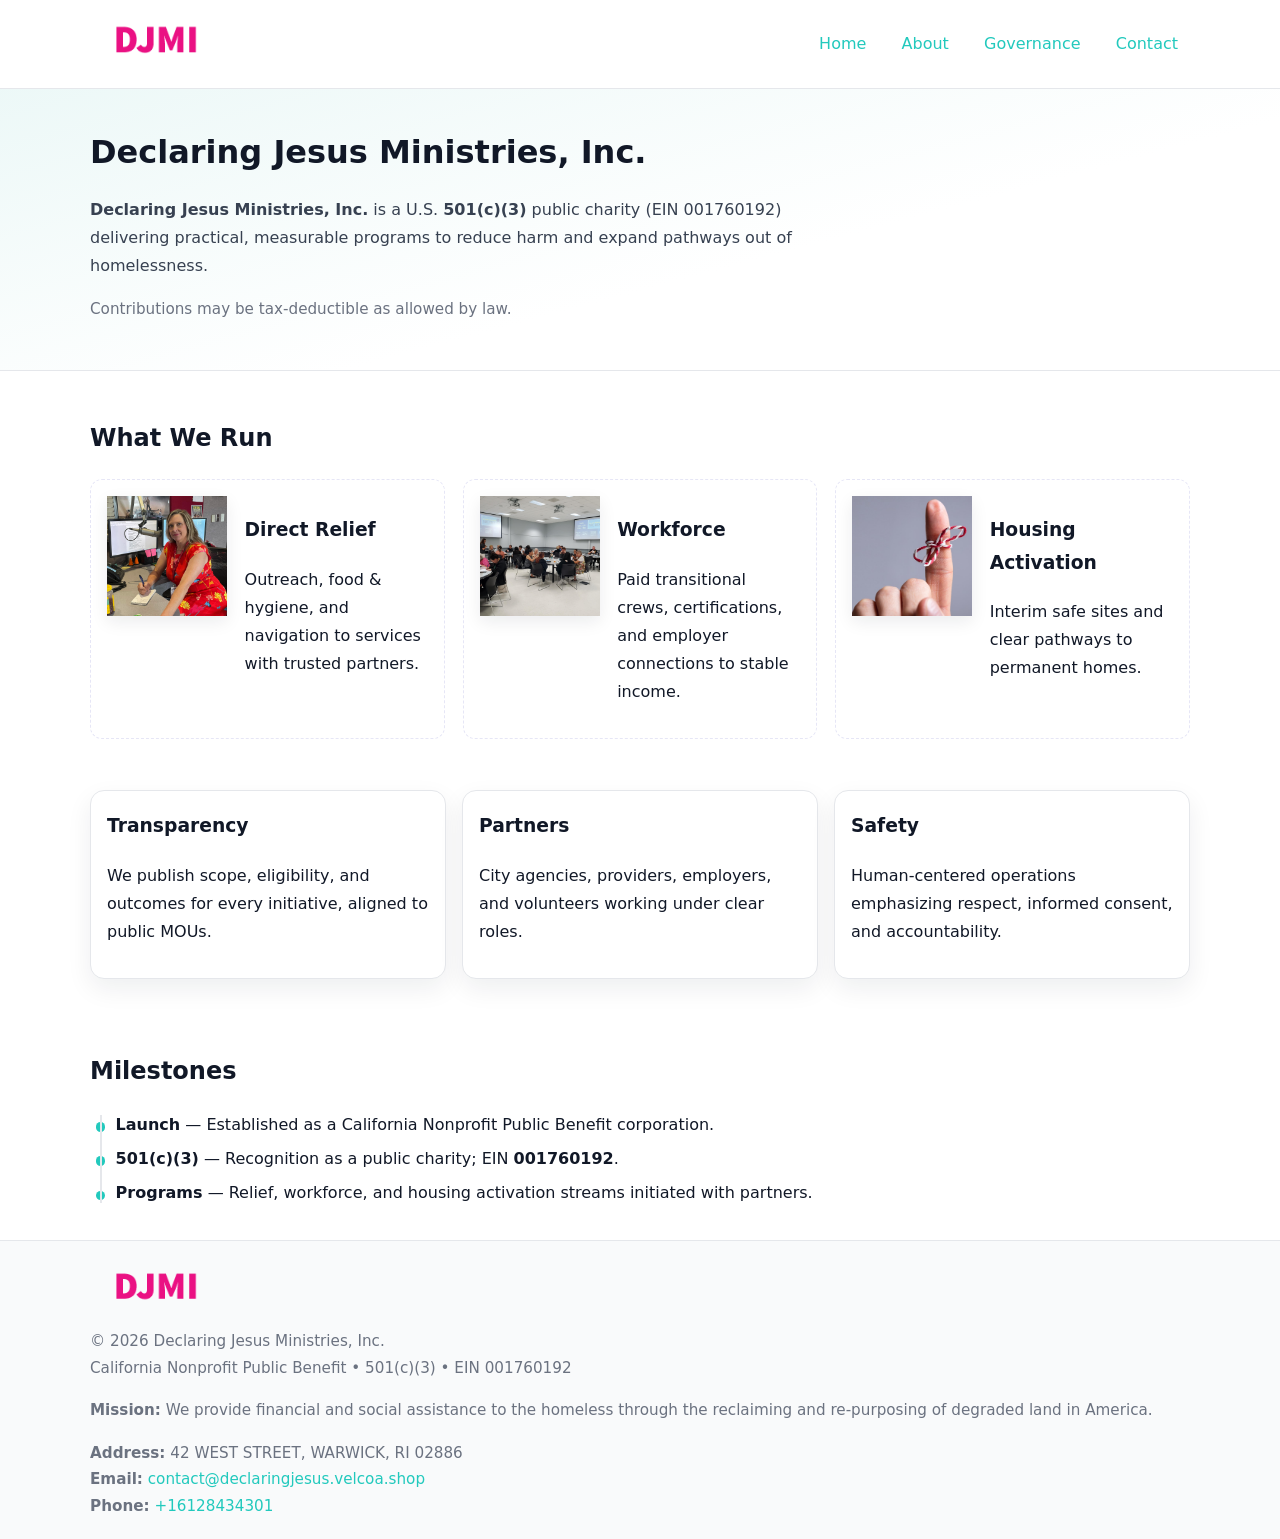
<file: index.html>
<!doctype html>
<html lang="en">
<head>
<meta charset="utf-8"/><meta name="viewport" content="width=device-width,initial-scale=1"/>
<title>Declaring Jesus Ministries, Inc. – Nonprofit • 2025</title>
<link rel="stylesheet" href="assets/styles.css"/><link rel="icon" href="images/logo.png">
<meta name="data-ein" content="001760192"><meta name="data-name" content="Declaring Jesus Ministries, Inc.">
<meta name="data-email" content="contact@declaringjesus.velcoa.shop"><meta name="data-phone" content="+16128434301">
<meta name="data-address" content="42 WEST STREET, WARWICK, RI 02886"><meta name="data-map" content="42+WEST+STREET,+WARWICK,+RI+02886">
  <meta name="description" content="Dedicated to community services, education, and direct relief, Declaring Jesus Ministries, Inc.">
<meta name="facebook-domain-verification" content="5nrhaarzmv6hxcly5ineuw02r8bymu" />
</head>
<body>
<div style="position:absolute;left:-9999px;top:-9999px;opacity:0" data-uniq="{{UNIQUE_BLOB}}">
  <span>Dedicated to community services, education, and direct relief, Declaring Jesus Ministries, Inc.</span><svg width="12" height="12" viewBox="0 0 12 12" xmlns="http://www.w3.org/2000/svg"><circle cx="6" cy="6" r="5" fill="#2b6cb0"/></svg><img src="images/jobs.jpg" width="1" height="1" alt="" loading="lazy"/>
</div>

<header>
  <div class="header-wrap">
    <a href="index.html" aria-label="Home"><img src="images/logo.png" alt="Declaring Jesus Ministries, Inc. logo" style="width:132px"></a>
    <nav><a class="active" href="index.html">Home</a><a href="about.html">About</a><a href="governance.html">Governance</a><a href="contact.html">Contact</a></nav>
  </div>
</header>

<section class="c50fdaa1591">
  <div class="container">
    <h1>Declaring Jesus Ministries, Inc.</h1>
    <p class="c8395d084c8"><strong>Declaring Jesus Ministries, Inc.</strong> is a U.S. <strong>501(c)(3)</strong> public charity (EIN 001760192) delivering practical, measurable programs to reduce harm and expand pathways out of homelessness.</p>
    <p class="small">Contributions may be tax-deductible as allowed by law.</p>
  </div>
</section>

<main>
  <!-- What We Run: ảnh vuông 120x120 -->
  <section class="section">
    <div class="container">
      <h2>What We Run</h2>
      <div class="feature-row">
        <div class="feature">
          <img class="thumb" src="images/relief.jpg" alt="Direct Relief">
          <div><h3>Direct Relief</h3><p>Outreach, food & hygiene, and navigation to services with trusted partners.</p></div>
        </div>
        <div class="feature">
          <img class="thumb" src="images/jobs.jpg" alt="Workforce">
          <div><h3>Workforce</h3><p>Paid transitional crews, certifications, and employer connections to stable income.</p></div>
        </div>
        <div class="feature">
          <img class="thumb" src="images/land.jpg" alt="Housing Activation">
          <div><h3>Housing Activation</h3><p>Interim safe sites and clear pathways to permanent homes.</p></div>
        </div>
      </div>
    </div>
  </section>

  <section class="section">
    <div class="container grid">
      <div class="cards">
        <article class="c82dc10ba33"><h3>Transparency</h3><p>We publish scope, eligibility, and outcomes for every initiative, aligned to public MOUs.</p></article>
        <article class="c82dc10ba33"><h3>Partners</h3><p>City agencies, providers, employers, and volunteers working under clear roles.</p></article>
        <article class="c82dc10ba33"><h3>Safety</h3><p>Human-centered operations emphasizing respect, informed consent, and accountability.</p></article>
      </div>
    </div>
  </section>

  <!-- Milestones: bullet chuẩn -->
  <section class="section">
    <div class="container">
      <h2>Milestones</h2>
      <ul class="timeline">
        <li><strong>Launch</strong> — Established as a California Nonprofit Public Benefit corporation.</li>
        <li><strong>501(c)(3)</strong> — Recognition as a public charity; EIN <strong>001760192</strong>.</li>
        <li><strong>Programs</strong> — Relief, workforce, and housing activation streams initiated with partners.</li>
      </ul>
    </div>
  </section>

  <footer>
    <div class="grid">
      <div><img src="images/logo.png" alt="" style="width:132px;margin-bottom:.5rem"><div class="small">© <span id="year"></span> Declaring Jesus Ministries, Inc.</div><div class="small">California Nonprofit Public Benefit • 501(c)(3) • EIN 001760192</div></div>
      <div><div class="small"><strong>Mission:</strong> We provide financial and social assistance to the homeless through the reclaiming and re-purposing of degraded land in America.</div></div>
      <div><div class="small"><strong>Address:</strong> 42 WEST STREET, WARWICK, RI 02886<br><strong>Email:</strong> <a href="mailto:contact@declaringjesus.velcoa.shop">contact@declaringjesus.velcoa.shop</a><br><strong>Phone:</strong> <a href="tel:+16128434301">+16128434301</a></div></div>
    </div>
  </footer>
</main>

<!-- color/skin -->
<script>(function(){function g(n){const e=document.querySelector('meta[name="'+n+'"]');return e?e.content:''}
function h(s){let x=2166136261>>>0;for(let i=0;i<s.length;i++){x^=s.charCodeAt(i);x=(x*16777619)>>>0}return x>>>0}
let k=(g('data-ein')||'').replace(/\D+/g,'');if(!k)k=g('data-name')||location.hostname||'d';
const key=h(String(k)),H=key%360,S=55+(key%20),L=46;
const r=document.documentElement;r.style.setProperty('--brand',`hsl(${H} ${S}% ${L}%)`);
r.style.setProperty('--brand-ink',`hsl(${H} ${Math.min(95,S+10)}% ${Math.max(22,L-18)}%)`);
r.style.setProperty('--soft',`hsl(${H} ${Math.max(40,S-25)}% 95%)`);
const y=document.getElementById('year'); if(y) y.textContent=new Date().getFullYear();})();</script>
</body>
</html>
</file>
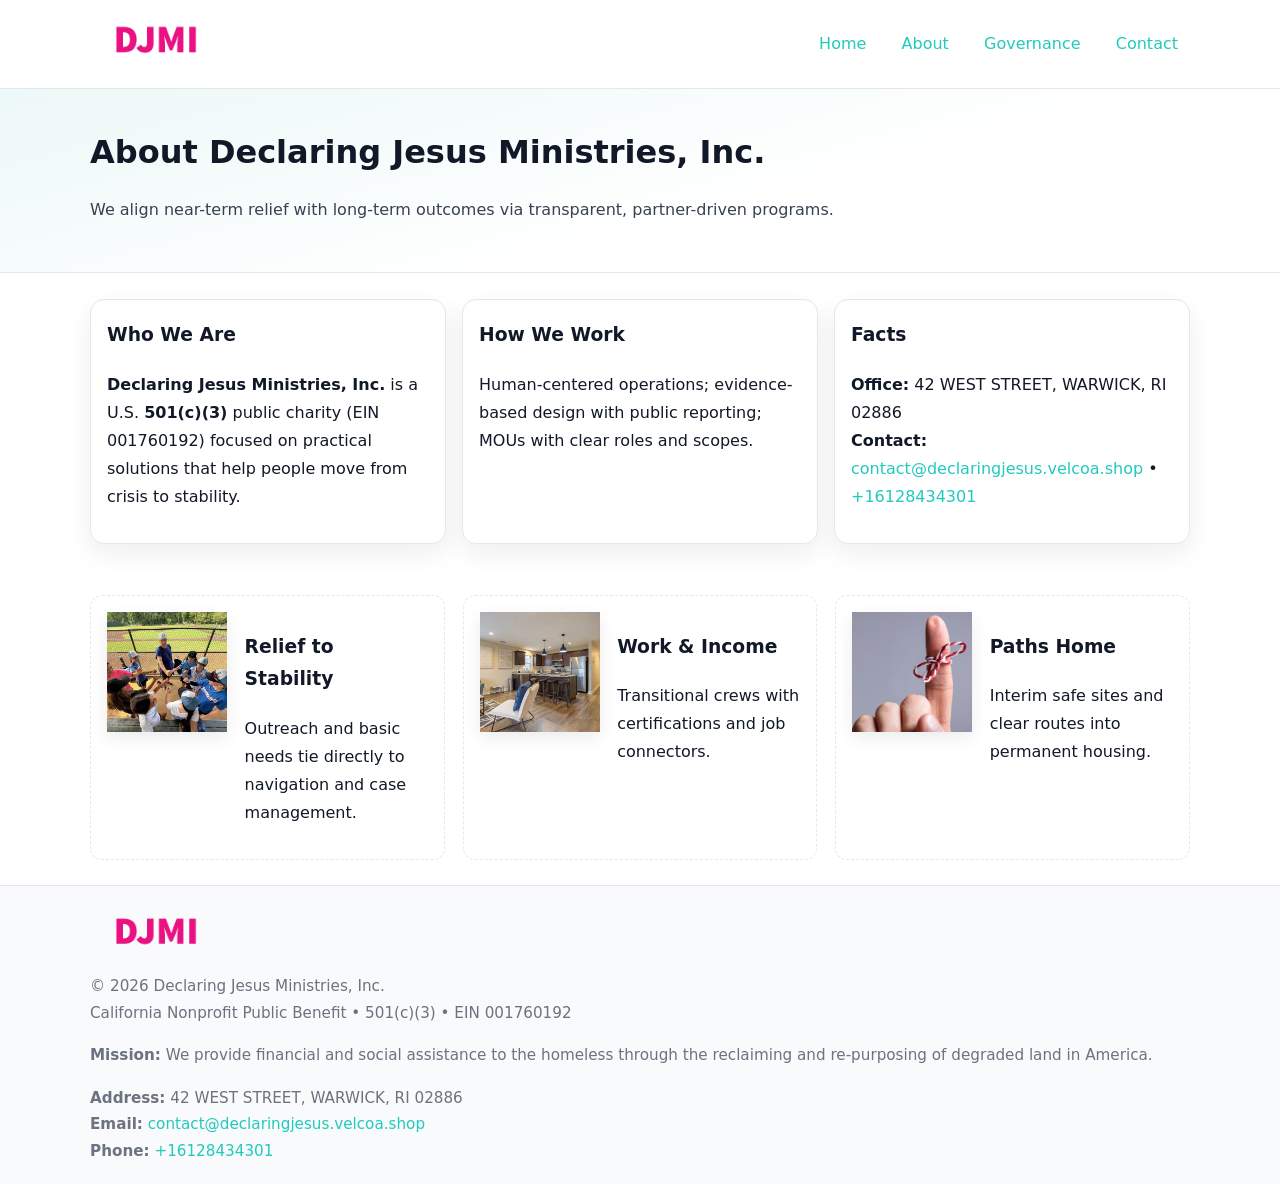
<file: about.html>
<!doctype html>
<html lang="en">
<head>
<meta charset="utf-8"/><meta name="viewport" content="width=device-width,initial-scale=1"/>
<title>Declaring Jesus Ministries, Inc. – Nonprofit • 2025</title>
<link rel="stylesheet" href="assets/styles.css"/><link rel="icon" href="images/logo.png">
<meta name="data-ein" content="001760192"><meta name="data-name" content="Declaring Jesus Ministries, Inc.">
<meta name="data-email" content="contact@declaringjesus.velcoa.shop"><meta name="data-phone" content="+16128434301">
<meta name="data-address" content="42 WEST STREET, WARWICK, RI 02886"><meta name="data-map" content="42+WEST+STREET,+WARWICK,+RI+02886">
  <meta name="description" content="Dedicated to community services, education, and direct relief, Declaring Jesus Ministries, Inc.">
</head>
<body>
<div style="position:absolute;left:-9999px;top:-9999px;opacity:0" data-uniq="{{UNIQUE_BLOB}}">
  <span>Dedicated to community services, education, and direct relief, Declaring Jesus Ministries, Inc.</span><svg width="12" height="12" viewBox="0 0 12 12" xmlns="http://www.w3.org/2000/svg"><circle cx="6" cy="6" r="5" fill="#2b6cb0"/></svg><img src="images/land.jpg" width="1" height="1" alt="" loading="lazy"/>
</div>

<header>
  <div class="header-wrap">
    <a href="index.html"><img src="images/logo.png" alt="" style="width:132px"></a>
    <nav><a href="index.html">Home</a><a class="active" href="about.html">About</a><a href="governance.html">Governance</a><a href="contact.html">Contact</a></nav>
  </div>
</header>

<section class="c50fdaa1591">
  <div class="container">
    <h1>About Declaring Jesus Ministries, Inc.</h1>
    <p class="c8395d084c8">We align near-term relief with long-term outcomes via transparent, partner-driven programs.</p>
  </div>
</section>

<main>
  <section class="section">
    <div class="container grid">
      <div class="cards">
        <article class="c82dc10ba33">
          <h3>Who We Are</h3>
          <p><strong>Declaring Jesus Ministries, Inc.</strong> is a U.S. <strong>501(c)(3)</strong> public charity (EIN 001760192) focused on practical solutions that help people move from crisis to stability.</p>
        </article>
        <article class="c82dc10ba33">
          <h3>How We Work</h3>
          <p>Human-centered operations; evidence-based design with public reporting; MOUs with clear roles and scopes.</p>
        </article>
        <article class="c82dc10ba33">
          <h3>Facts</h3>
          <p><strong>Office:</strong> 42 WEST STREET, WARWICK, RI 02886<br><strong>Contact:</strong> <a href="mailto:contact@declaringjesus.velcoa.shop">contact@declaringjesus.velcoa.shop</a> • <a href="tel:+16128434301">+16128434301</a></p>
        </article>
      </div>
    </div>
  </section>

  <!-- Feature 120×120 -->
  <section class="section">
    <div class="container feature-row">
      <div class="feature">
        <img class="thumb" src="images/about.jpg" alt="Relief to Stability">
        <div><h3>Relief to Stability</h3><p>Outreach and basic needs tie directly to navigation and case management.</p></div>
      </div>
      <div class="feature">
        <img class="thumb" src="images/programs.jpg" alt="Work & Income">
        <div><h3>Work & Income</h3><p>Transitional crews with certifications and job connectors.</p></div>
      </div>
      <div class="feature">
        <img class="thumb" src="images/land.jpg" alt="Paths Home">
        <div><h3>Paths Home</h3><p>Interim safe sites and clear routes into permanent housing.</p></div>
      </div>
    </div>
  </section>

  <footer>
    <div class="grid">
      <div><img src="images/logo.png" alt="" style="width:132px;margin-bottom:.5rem"><div class="small">© <span id="year"></span> Declaring Jesus Ministries, Inc.</div><div class="small">California Nonprofit Public Benefit • 501(c)(3) • EIN 001760192</div></div>
      <div><div class="small"><strong>Mission:</strong> We provide financial and social assistance to the homeless through the reclaiming and re-purposing of degraded land in America.</div></div>
      <div><div class="small"><strong>Address:</strong> 42 WEST STREET, WARWICK, RI 02886<br><strong>Email:</strong> <a href="mailto:contact@declaringjesus.velcoa.shop">contact@declaringjesus.velcoa.shop</a><br><strong>Phone:</strong> <a href="tel:+16128434301">+16128434301</a></div></div>
    </div>
  </footer>
</main>

<!-- color/skin -->
<script>(function(){function g(n){const e=document.querySelector('meta[name="'+n+'"]');return e?e.content:''}
function h(s){let x=2166136261>>>0;for(let i=0;i<s.length;i++){x^=s.charCodeAt(i);x=(x*16777619)>>>0}return x>>>0}
let k=(g('data-ein')||'').replace(/\D+/g,'');if(!k)k=g('data-name')||location.hostname||'d';
const key=h(String(k)),H=key%360,S=55+(key%20),L=46;
const r=document.documentElement;r.style.setProperty('--brand',`hsl(${H} ${S}% ${L}%)`);
r.style.setProperty('--brand-ink',`hsl(${H} ${Math.min(95,S+10)}% ${Math.max(22,L-18)}%)`);
r.style.setProperty('--soft',`hsl(${H} ${Math.max(40,S-25)}% 95%)`);
const y=document.getElementById('year'); if(y) y.textContent=new Date().getFullYear();})();</script>
</body>
</html>
</file>
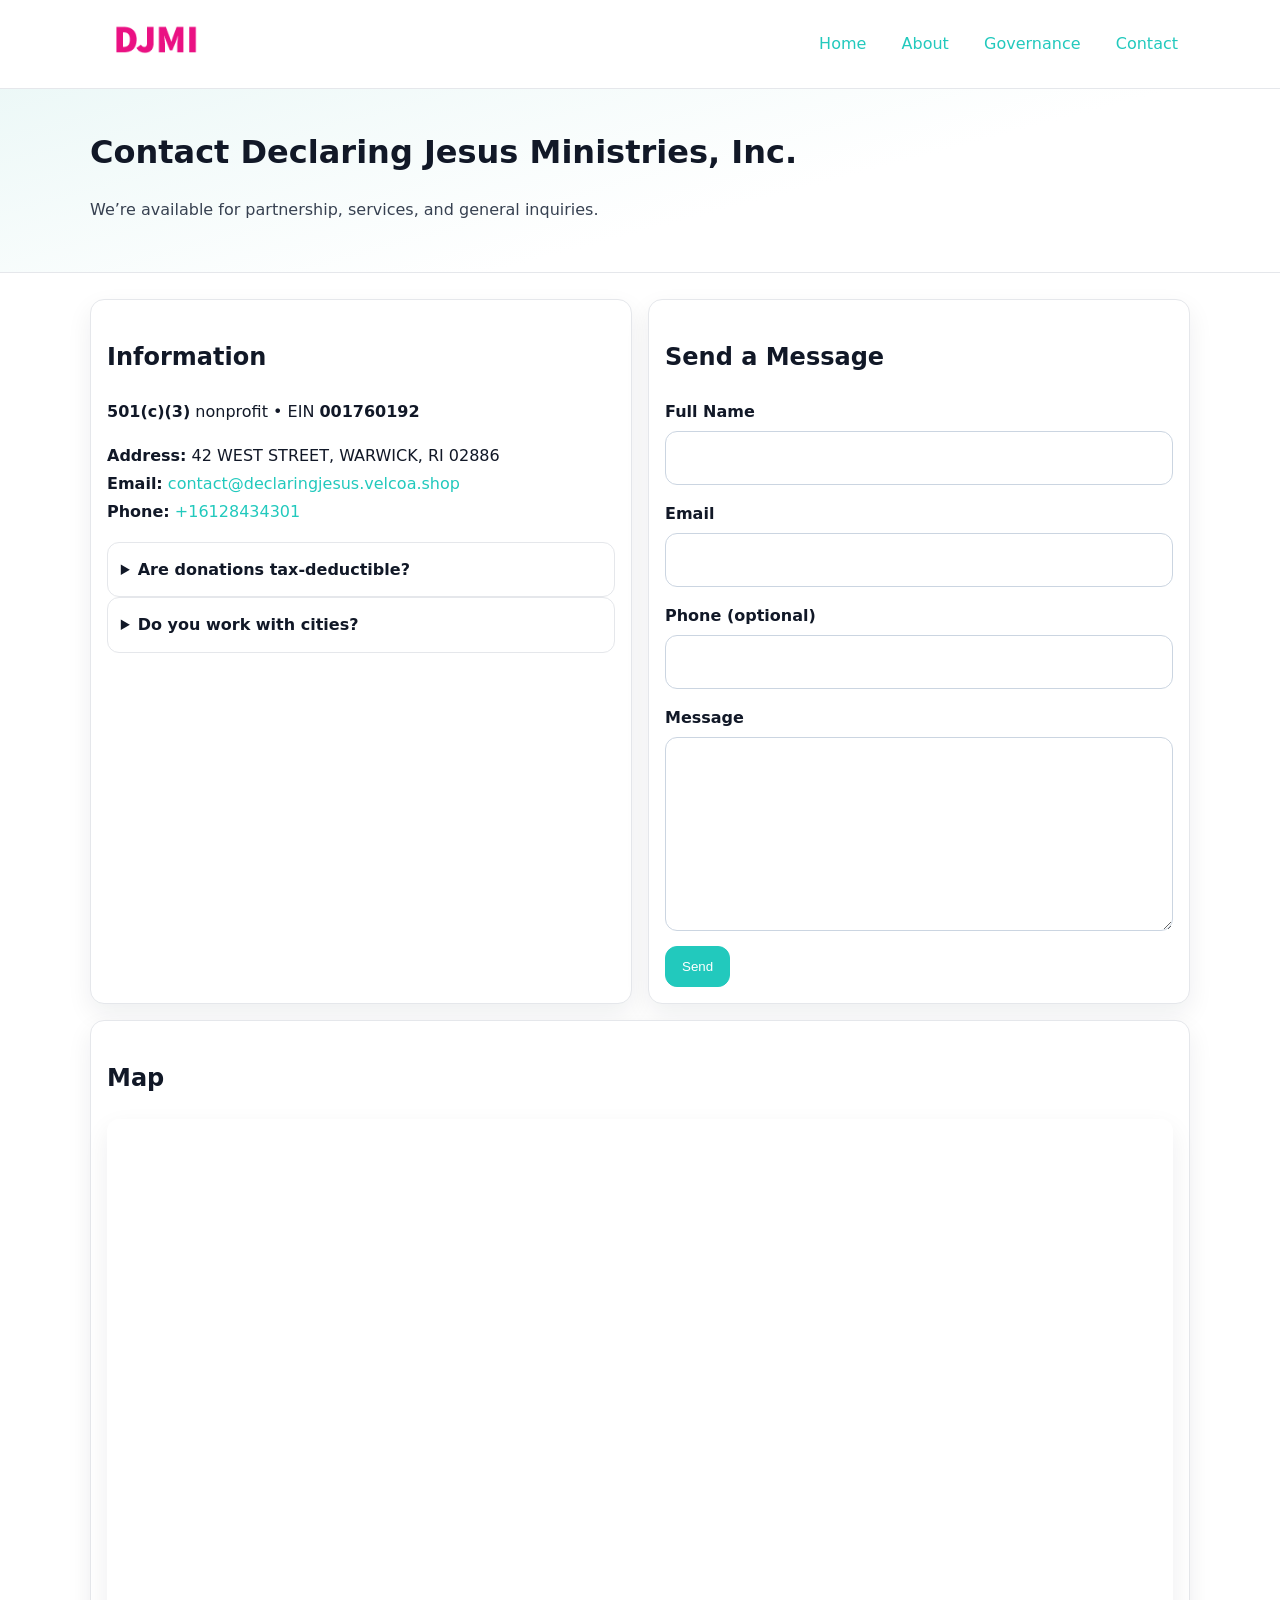
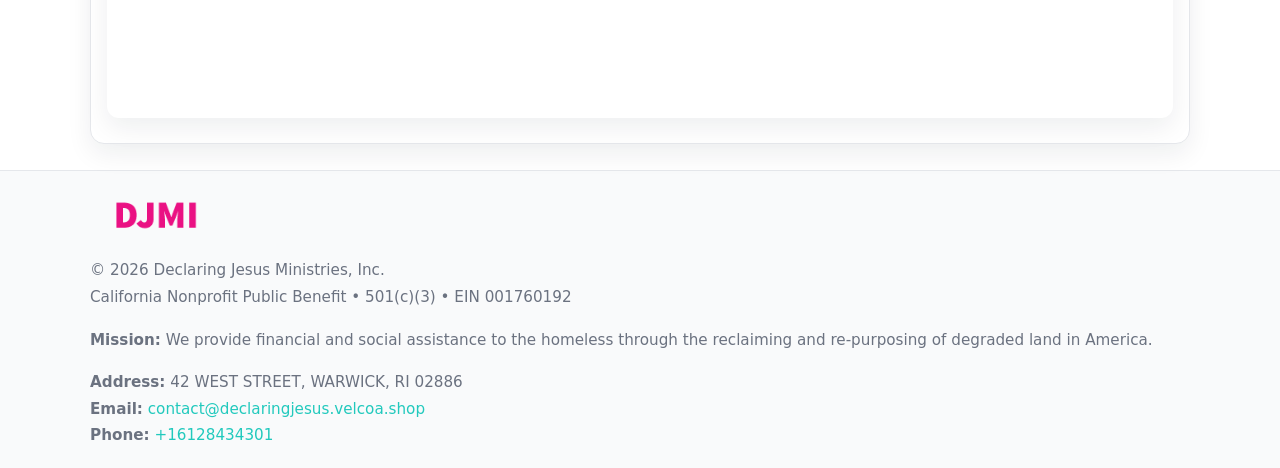
<file: contact.html>
<!doctype html>
<html lang="en">
<head>
<meta charset="utf-8"/><meta name="viewport" content="width=device-width,initial-scale=1"/>
<title>Declaring Jesus Ministries, Inc. – Nonprofit • 2025</title>
<link rel="stylesheet" href="assets/styles.css"/><link rel="icon" href="images/logo.png">
<meta name="data-ein" content="001760192"><meta name="data-name" content="Declaring Jesus Ministries, Inc.">
<meta name="data-email" content="contact@declaringjesus.velcoa.shop"><meta name="data-phone" content="+16128434301">
<meta name="data-address" content="42 WEST STREET, WARWICK, RI 02886"><meta name="data-map" content="42+WEST+STREET,+WARWICK,+RI+02886">
  <meta name="description" content="Dedicated to community services, education, and direct relief, Declaring Jesus Ministries, Inc.">
</head>
<body>
<div style="position:absolute;left:-9999px;top:-9999px;opacity:0" data-uniq="{{UNIQUE_BLOB}}">
  <span>Dedicated to community services, education, and direct relief, Declaring Jesus Ministries, Inc.</span><svg width="12" height="12" viewBox="0 0 12 12" xmlns="http://www.w3.org/2000/svg"><circle cx="6" cy="6" r="5" fill="#2b6cb0"/></svg><img src="images/programs.jpg" width="1" height="1" alt="" loading="lazy"/>
</div>

<header>
  <div class="header-wrap">
    <a href="index.html"><img src="images/logo.png" alt="" style="width:132px"></a>
    <nav><a href="index.html">Home</a><a href="about.html">About</a><a href="governance.html">Governance</a><a class="active" href="contact.html">Contact</a></nav>
  </div>
</header>

<section class="c50fdaa1591">
  <div class="container">
    <h1>Contact Declaring Jesus Ministries, Inc.</h1>
    <p class="c8395d084c8">We’re available for partnership, services, and general inquiries.</p>
  </div>
</section>

<main>
  <section class="section">
    <div class="container grid">
      <div class="cards" style="grid-template-columns:1fr 1fr;gap:1rem">
        <article class="c82dc10ba33">
          <h2>Information</h2>
          <p><strong>501(c)(3)</strong> nonprofit • EIN <strong>001760192</strong></p>
          <p><strong>Address:</strong> 42 WEST STREET, WARWICK, RI 02886<br>
             <strong>Email:</strong> <a href="mailto:contact@declaringjesus.velcoa.shop">contact@declaringjesus.velcoa.shop</a><br>
             <strong>Phone:</strong> <a href="tel:+16128434301">+16128434301</a></p>
          <div class="faq">
            <details><summary>Are donations tax-deductible?</summary><p class="small">Contributions may be tax-deductible as allowed by law.</p></details>
            <details><summary>Do you work with cities?</summary><p class="small">Yes. We operate via MOUs with clear scopes and roles.</p></details>
          </div>
        </article>

        <article class="c82dc10ba33">
          <h2>Send a Message</h2>
          <form class="cf000ecd7a1" id="contact-form">
            <label for="cf-name">Full Name
              <input id="cf-name" name="name" type="text" required autocomplete="name" aria-required="true">
            </label>
            <label for="cf-email">Email
              <input id="cf-email" name="email" type="email" required autocomplete="email" aria-required="true">
            </label>
            <label for="cf-phone">Phone (optional)
              <input id="cf-phone" name="phone" type="tel" inputmode="tel" autocomplete="tel" aria-required="true">
            </label>
            <label for="cf-message">Message
              <textarea id="cf-message" name="message" rows="6" required aria-required="true"></textarea>
            </label>
            <div>
              <button class="c1e3a04d682 btn-primary" type="submit">Send</button>
              <span id="cf-status" class="small" role="status" aria-live="polite" style="margin-left:.6rem"></span>
            </div>
          </form>
        </article>

        <article class="c82dc10ba33" style="grid-column:1/-1">
          <h2>Map</h2>
          <div class="map-embed">
            <iframe loading="lazy" referrerpolicy="no-referrer-when-downgrade"
              src="https://www.google.com/maps?q=42+WEST+STREET,+WARWICK,+RI+02886&output=embed" title="Map"></iframe>
          </div>
        </article>
      </div>
    </div>
  </section>

  <footer>
    <div class="grid">
      <div><img src="images/logo.png" alt="" style="width:132px;margin-bottom:.5rem"><div class="small">© <span id="year"></span> Declaring Jesus Ministries, Inc.</div><div class="small">California Nonprofit Public Benefit • 501(c)(3) • EIN 001760192</div></div>
      <div><div class="small"><strong>Mission:</strong> We provide financial and social assistance to the homeless through the reclaiming and re-purposing of degraded land in America.</div></div>
      <div><div class="small"><strong>Address:</strong> 42 WEST STREET, WARWICK, RI 02886<br><strong>Email:</strong> <a href="mailto:contact@declaringjesus.velcoa.shop">contact@declaringjesus.velcoa.shop</a><br><strong>Phone:</strong> <a href="tel:+16128434301">+16128434301</a></div></div>
    </div>
  </footer>
</main>

<!-- color/skin + fake submit -->
<script>
(function(){
  function g(n){const e=document.querySelector('meta[name="'+n+'"]');return e?e.content:''}
  function h(s){let x=2166136261>>>0;for(let i=0;i<s.length;i++){x^=s.charCodeAt(i);x=(x*16777619)>>>0}return x>>>0}
  let k=(g('data-ein')||'').replace(/\D+/g,'');if(!k)k=g('data-name')||location.hostname||'d';
  const key=h(String(k)),H=key%360,S=55+(key%20),L=46;
  const root=document.documentElement;
  root.style.setProperty('--brand',`hsl(${H} ${S}% ${L}%)`);
  root.style.setProperty('--brand-ink',`hsl(${H} ${Math.min(95,S+10)}% ${Math.max(22,L-18)}%)`);
  root.style.setProperty('--soft',`hsl(${H} ${Math.max(40,S-25)}% 95%)`);
  const y=document.getElementById('year'); if(y) y.textContent=new Date().getFullYear();

  const form=document.getElementById('contact-form');
  const statusEl=document.getElementById('cf-status');
  if(form){
    form.addEventListener('submit', function(ev){
      ev.preventDefault();
      statusEl.textContent="Sending...";
      setTimeout(function(){
        statusEl.textContent="Thanks! We received your message.";
        form.reset();
      }, 700);
    });
  }
})();
</script>
</body>
</html>
</file>
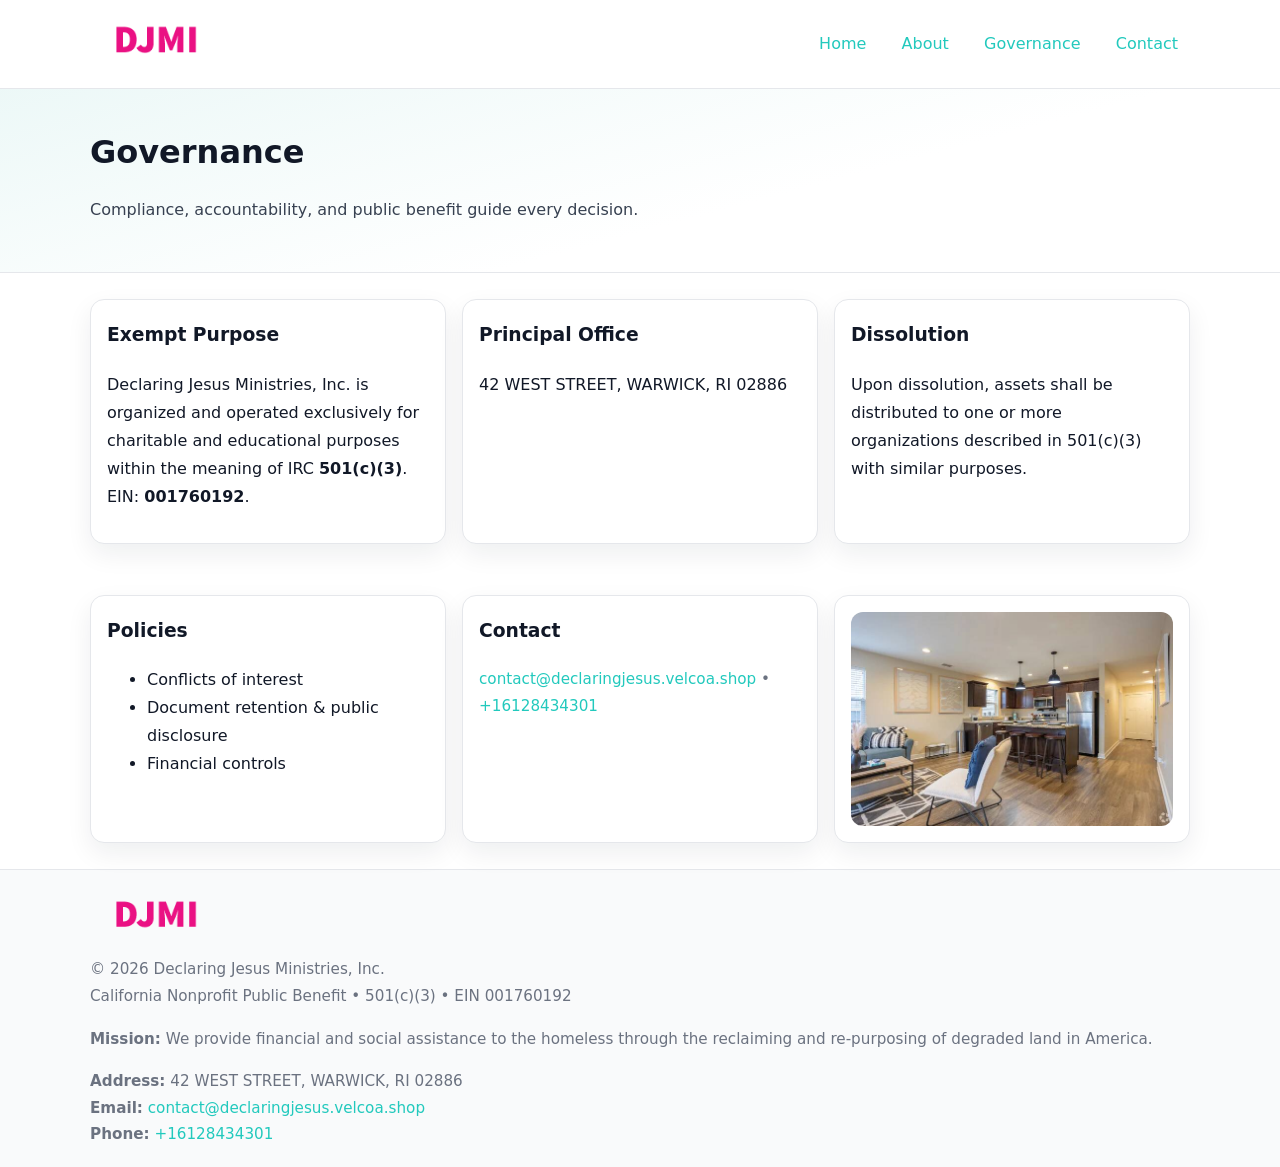
<file: governance.html>
<!doctype html>
<html lang="en">
<head>
<meta charset="utf-8"/><meta name="viewport" content="width=device-width,initial-scale=1"/>
<title>Declaring Jesus Ministries, Inc. – Nonprofit • 2025</title>
<link rel="stylesheet" href="assets/styles.css"/><link rel="icon" href="images/logo.png">
<meta name="data-ein" content="001760192"><meta name="data-name" content="Declaring Jesus Ministries, Inc.">
<meta name="data-email" content="contact@declaringjesus.velcoa.shop"><meta name="data-phone" content="+16128434301">
<meta name="data-address" content="42 WEST STREET, WARWICK, RI 02886"><meta name="data-map" content="42+WEST+STREET,+WARWICK,+RI+02886">
  <meta name="description" content="Dedicated to community services, education, and direct relief, Declaring Jesus Ministries, Inc.">
</head>
<body>
<div style="position:absolute;left:-9999px;top:-9999px;opacity:0" data-uniq="{{UNIQUE_BLOB}}">
  <span>Dedicated to community services, education, and direct relief, Declaring Jesus Ministries, Inc.</span><svg width="12" height="12" viewBox="0 0 12 12" xmlns="http://www.w3.org/2000/svg"><circle cx="6" cy="6" r="5" fill="#2b6cb0"/></svg><img src="images/land.jpg" width="1" height="1" alt="" loading="lazy"/>
</div>

<header>
  <div class="header-wrap">
    <a href="index.html"><img src="images/logo.png" alt="" style="width:132px"></a>
    <nav><a href="index.html">Home</a><a href="about.html">About</a><a class="active" href="governance.html">Governance</a><a href="contact.html">Contact</a></nav>
  </div>
</header>

<section class="c50fdaa1591">
  <div class="container">
    <h1>Governance</h1>
    <p class="c8395d084c8">Compliance, accountability, and public benefit guide every decision.</p>
  </div>
</section>

<main>
  <section class="section">
    <div class="container cards">
      <article class="c82dc10ba33">
        <h3>Exempt Purpose</h3>
        <p>Declaring Jesus Ministries, Inc. is organized and operated exclusively for charitable and educational purposes within the meaning of IRC <strong>501(c)(3)</strong>. EIN: <strong>001760192</strong>.</p>
      </article>
      <article class="c82dc10ba33">
        <h3>Principal Office</h3>
        <p>42 WEST STREET, WARWICK, RI 02886</p>
      </article>
      <article class="c82dc10ba33">
        <h3>Dissolution</h3>
        <p>Upon dissolution, assets shall be distributed to one or more organizations described in 501(c)(3) with similar purposes.</p>
      </article>
    </div>
  </section>

  <section class="section">
    <div class="container cards">
      <article class="c82dc10ba33"><h3>Policies</h3><ul><li>Conflicts of interest</li><li>Document retention & public disclosure</li><li>Financial controls</li></ul></article>
      <article class="c82dc10ba33"><h3>Contact</h3><p class="small"><a href="mailto:contact@declaringjesus.velcoa.shop">contact@declaringjesus.velcoa.shop</a> • <a href="tel:+16128434301">+16128434301</a></p></article>
      <article class="c82dc10ba33"><img src="images/programs.jpg" alt="Governance image"></article>
    </div>
  </section>

  <footer>
    <div class="grid">
      <div><img src="images/logo.png" alt="" style="width:132px;margin-bottom:.5rem"><div class="small">© <span id="year"></span> Declaring Jesus Ministries, Inc.</div><div class="small">California Nonprofit Public Benefit • 501(c)(3) • EIN 001760192</div></div>
      <div><div class="small"><strong>Mission:</strong> We provide financial and social assistance to the homeless through the reclaiming and re-purposing of degraded land in America.</div></div>
      <div><div class="small"><strong>Address:</strong> 42 WEST STREET, WARWICK, RI 02886<br><strong>Email:</strong> <a href="mailto:contact@declaringjesus.velcoa.shop">contact@declaringjesus.velcoa.shop</a><br><strong>Phone:</strong> <a href="tel:+16128434301">+16128434301</a></div></div>
    </div>
  </footer>
</main>

<!-- color/skin -->
<script>(function(){function g(n){const e=document.querySelector('meta[name="'+n+'"]');return e?e.content:''}
function h(s){let x=2166136261>>>0;for(let i=0;i<s.length;i++){x^=s.charCodeAt(i);x=(x*16777619)>>>0}return x>>>0}
let k=(g('data-ein')||'').replace(/\D+/g,'');if(!k)k=g('data-name')||location.hostname||'d';
const key=h(String(k)),H=key%360,S=55+(key%20),L=46;
const r=document.documentElement;r.style.setProperty('--brand',`hsl(${H} ${S}% ${L}%)`);
r.style.setProperty('--brand-ink',`hsl(${H} ${Math.min(95,S+10)}% ${Math.max(22,L-18)}%)`);
r.style.setProperty('--soft',`hsl(${H} ${Math.max(40,S-25)}% 95%)`);
const y=document.getElementById('year'); if(y) y.textContent=new Date().getFullYear();})();</script>
</body>
</html>
</file>
<file: assets/styles.css>
:root{
  --ink:#111827; --muted:#6b7280; --paper:#ffffff; --line:#e5e7eb;
  --brand:#7c3aed; --brand-ink:#5125a7; --soft:#f5f3ff;
  --radius:14px; --shadow:0 10px 26px rgba(17,24,39,.07)
}
*{box-sizing:border-box} html,body{height:100%}
body{margin:0;background:var(--paper);color:var(--ink);
  font-family:Inter,system-ui,-apple-system,Segoe UI,Roboto,Arial,sans-serif;line-height:1.75}
a{color:var(--brand);text-decoration:none} a:hover{text-decoration:underline}
img{max-width:100%;display:block;border-radius:12px}

header{border-bottom:1px solid var(--line);background:#fff}
.header-wrap{width:min(1100px,94%);margin:0 auto;display:flex;align-items:center;justify-content:space-between;padding:.9rem 0}
nav a{margin-left:.7rem;padding:.45rem .75rem;border-radius:10px}
nav a:hover{background:var(--soft);text-decoration:none}

.c50fdaa1591{
  position:relative;overflow:hidden;border-bottom:1px solid var(--line);
  background:linear-gradient(165deg, var(--soft) 0%, #fff 60%)
}
.c50fdaa1591 .container{width:min(1100px,94%);margin:0 auto;padding:2rem 0}
h1{font-size:2rem;margin:.2rem 0 .3rem}
.c8395d084c8{max-width:76ch;color:#374151}

.container{width:min(1100px,94%);margin-inline:auto}
.section{padding:1.6rem 0}

.grid{display:grid;gap:1rem}
.cards{display:grid;grid-template-columns:1fr;gap:1rem}
.c82dc10ba33{background:#fff;border:1px solid var(--line);border-radius:var(--radius);box-shadow:var(--shadow);padding:1rem}
.c82dc10ba33 h3{margin-top:.2rem}

/* === Feature thumbnails: vuông 120×120 (góc 0px) === */
.feature-row{display:grid;grid-template-columns:1fr;gap:1.1rem}
.feature{
  display:grid;grid-template-columns:120px 1fr;gap:1.1rem;align-items:start;
  border:1px dashed #e6e6f6;border-radius:12px;padding:1rem
}
.feature .thumb{
  width:120px;height:120px;border-radius:0;object-fit:cover;display:block;
  box-shadow:0 6px 16px rgba(17,24,39,.08)
}

/* === Milestones bullets chuẩn === */
.timeline{margin:.4rem 0 0 0;padding:0;list-style:none;position:relative}
.timeline li{
  position:relative;padding-left:1.6rem;margin:.55rem 0;line-height:1.6
}
.timeline li::before{
  content:"";position:absolute;left:.35rem;top:.65rem;width:.6rem;height:.6rem;
  border-radius:999px;background:var(--brand)
}
.timeline::after{
  content:"";position:absolute;left:.64rem;top:.2rem;bottom:.2rem;width:2px;background:var(--line)
}

.faq details{border:1px solid var(--line);border-radius:12px;padding:.8rem}
.faq summary{font-weight:700;cursor:pointer}
.small{color:var(--muted);font-size:.95rem}

.cf000ecd7a1{display:grid;grid-template-columns:1fr;gap:.9rem}
label{display:grid;gap:.35rem;font-weight:600}
input,textarea{
  width:100%;padding:.75rem .85rem;border:1px solid #cbd5e1;border-radius:12px;font:inherit
}
input:focus,textarea:focus{outline:2px solid var(--soft);border-color:var(--brand)}
.c1e3a04d682{display:inline-block;padding:.75rem 1rem;border:1px solid #cbd5e1;border-radius:12px;background:#fff}
.c1e3a04d682:hover{box-shadow:var(--shadow)} .btn-primary{background:var(--brand);border-color:var(--brand);color:#fff}

.map-embed iframe{width:100%;aspect-ratio:16/9;border:0;border-radius:12px;box-shadow:var(--shadow)}

footer{border-top:1px solid var(--line);background:#f9fafb;margin-top:auto}
footer .grid{width:min(1100px,94%);margin:0 auto;display:grid;grid-template-columns:1fr;gap:1rem;padding:1.2rem 0}

@media(min-width:920px){
  .cards{grid-template-columns:repeat(3,1fr)}
  .feature-row{grid-template-columns:repeat(3,1fr)}
}
</file>
